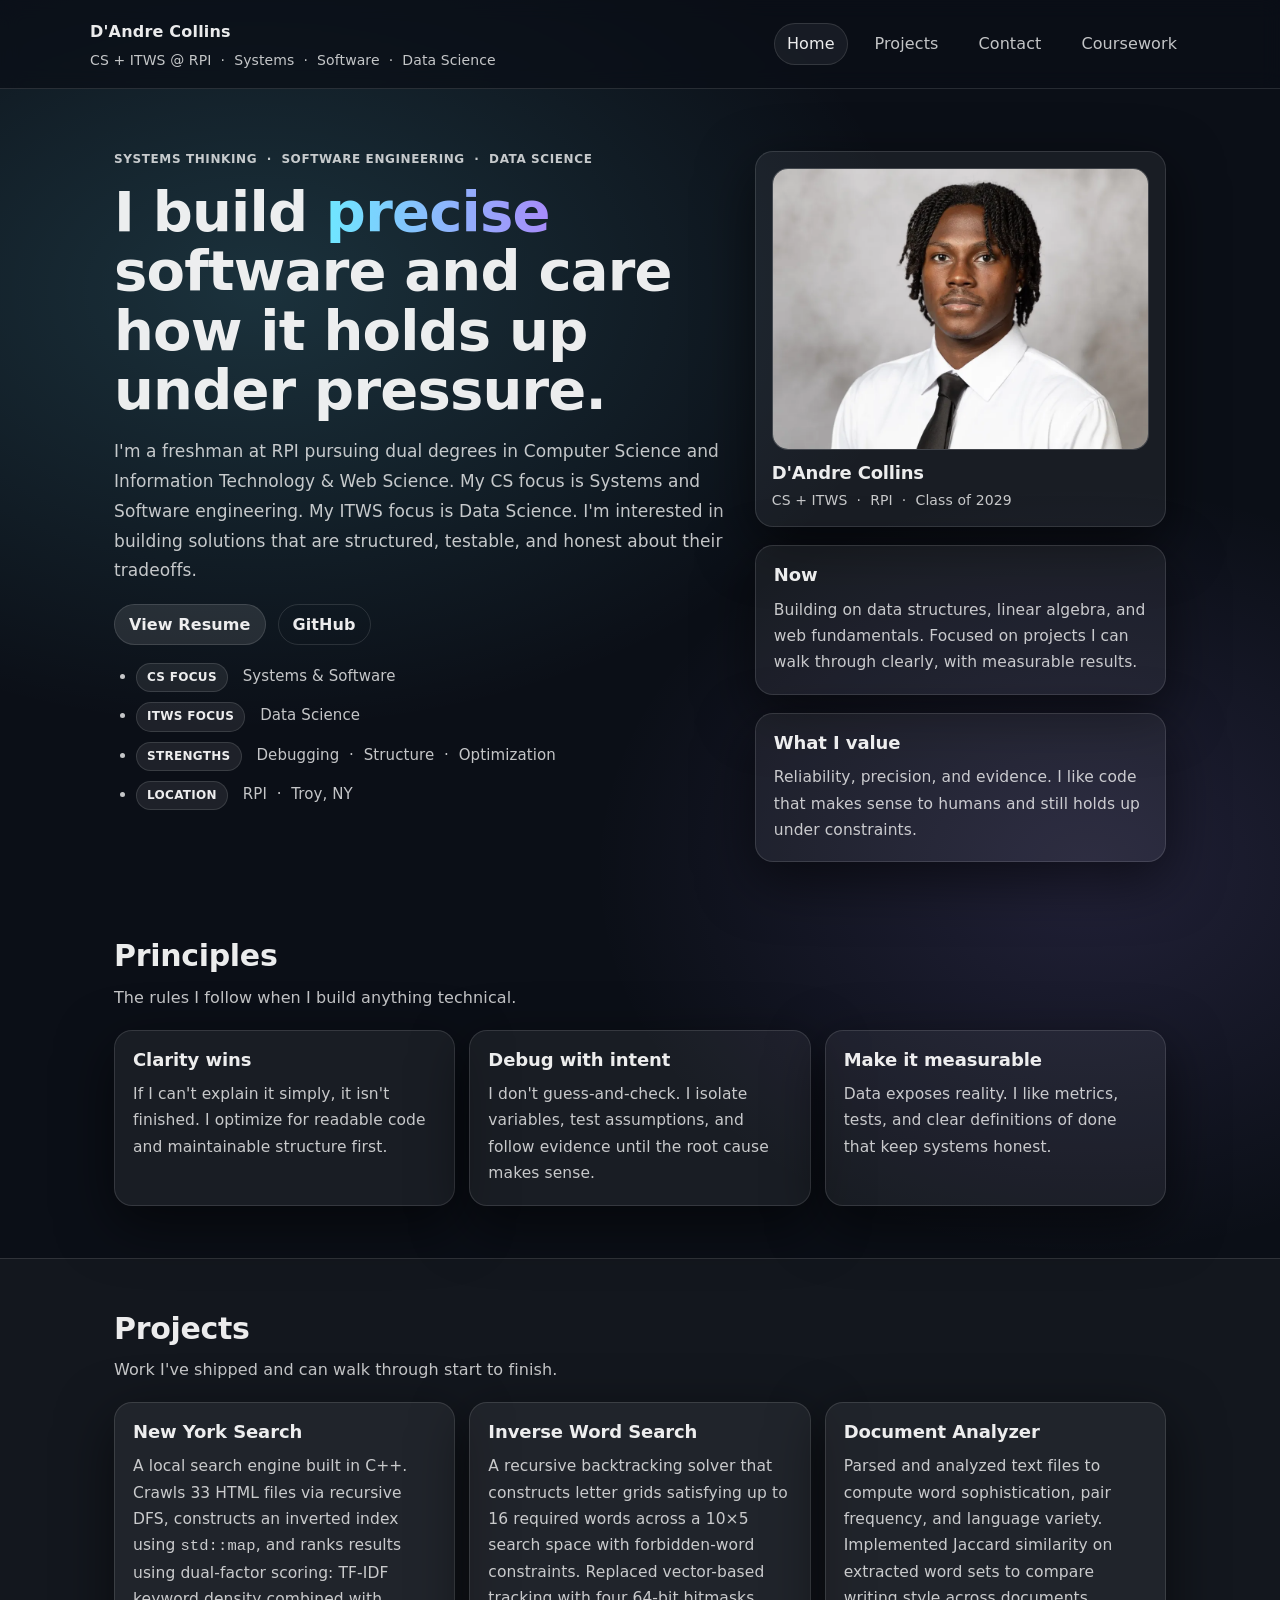
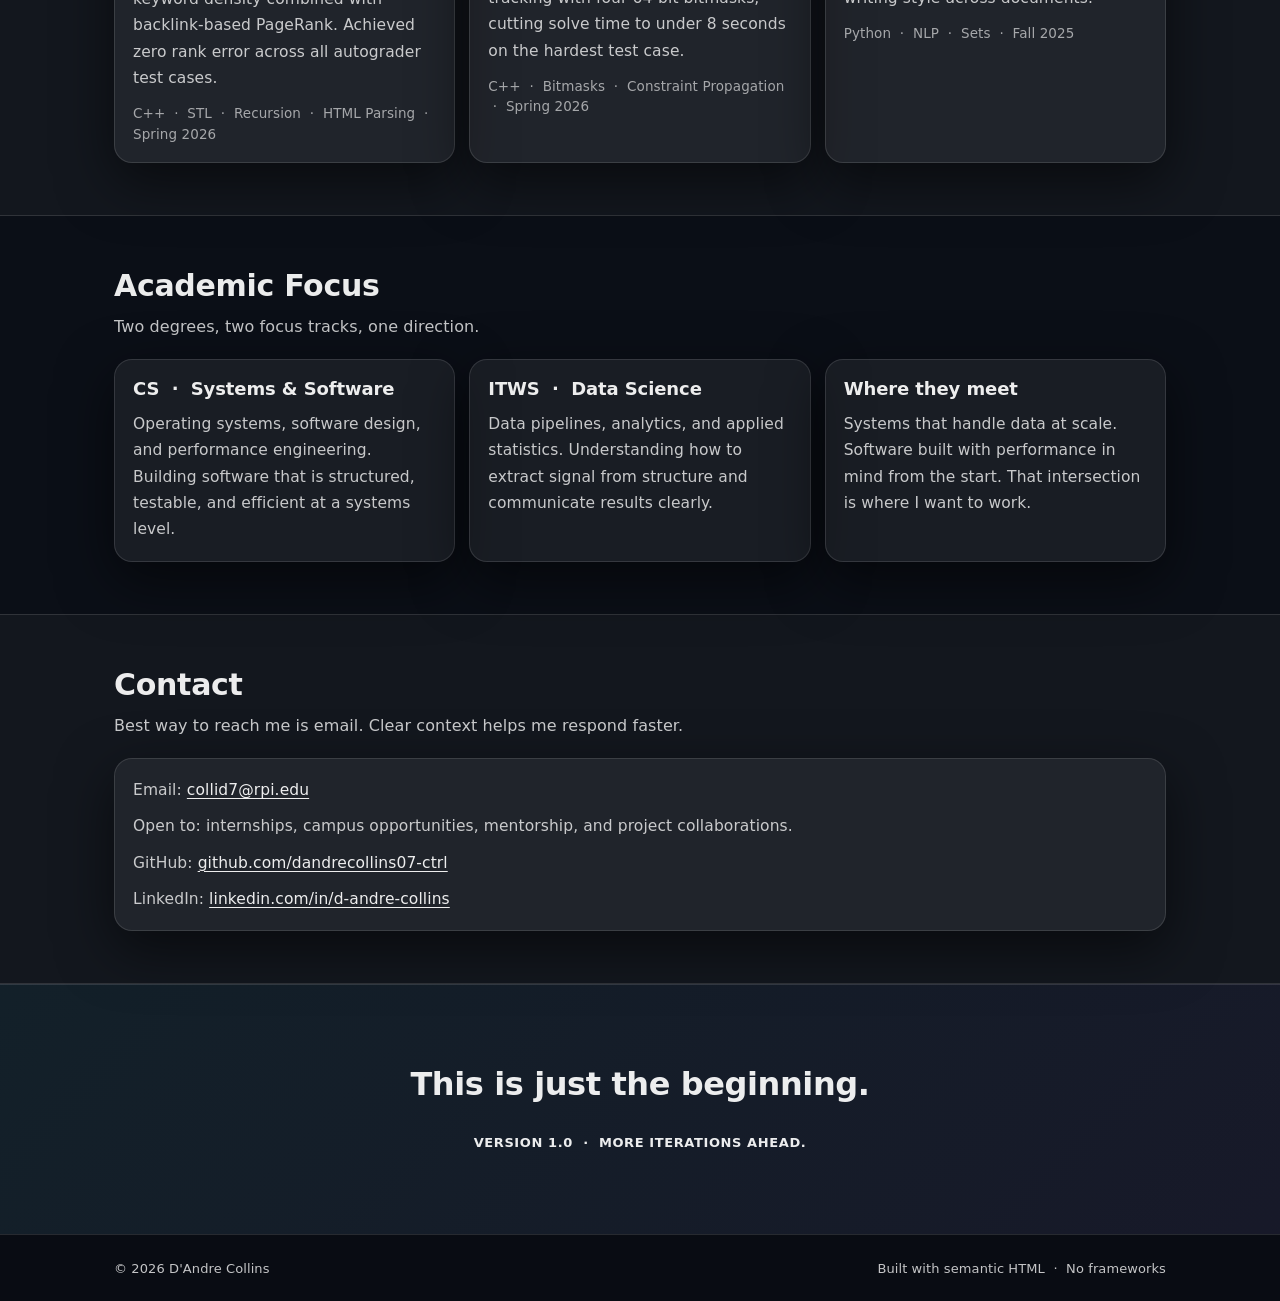
<file: index.html>
<!DOCTYPE html>
<html lang="en">
<head>
  <meta charset="UTF-8">
  <title>D'Andre Collins</title>
  <meta name="viewport" content="width=device-width, initial-scale=1">
  <meta name="description" content="D'Andre Collins — CS + ITWS student at RPI. Systems, Software, and Data Science.">
  <link rel="stylesheet" href="css/style.css">
</head>

<body>
  <a class="skip-link" href="#content">Skip to content</a>

  <header class="site-header">
    <div class="container nav">
      <div class="brand">
        <a class="brand-link" href="index.html" aria-label="Go to homepage">
          D'Andre Collins
        </a>
        <p class="brand-sub">CS + ITWS @ RPI &nbsp;·&nbsp; Systems &nbsp;·&nbsp; Software &nbsp;·&nbsp; Data Science</p>
      </div>

      <nav aria-label="Primary">
        <ul class="nav-list">
          <li>
            <a class="nav-link is-active" href="index.html">Home</a>
          </li>
          <li>
            <a class="nav-link" href="#projects">Projects</a>
          </li>
          <li>
            <a class="nav-link" href="#contact">Contact</a>
          </li>
          <li>
            <a class="nav-link" href="labs/index.html" target="_blank" rel="noopener">Coursework</a>
          </li>
        </ul>
      </nav>
    </div>
  </header>

  <main id="content">

    <!-- HERO -->
    <section class="hero">
      <div class="container hero-grid">
        <div class="hero-left">
          <p class="eyebrow">Systems thinking &nbsp;·&nbsp; Software engineering &nbsp;·&nbsp; Data science</p>

          <h1 class="hero-title">
            I build <span class="accent">precise</span> software
            and care how it holds up under pressure.
          </h1>

          <p class="hero-lede">
            I'm a freshman at RPI pursuing dual degrees in Computer Science and
            Information Technology &amp; Web Science. My CS focus is Systems and Software
            engineering. My ITWS focus is Data Science. I'm interested in building
            solutions that are structured, testable, and honest about their tradeoffs.
          </p>

          <div class="hero-cta">
            <a class="btn" href="labs/lab02/index.html" target="_blank" rel="noopener">
              View Resume
            </a>
            <a class="btn btn-ghost" href="https://github.com/dandrecollins07-ctrl" target="_blank" rel="noopener">
              GitHub
            </a>
          </div>

          <ul class="quick-facts" aria-label="Quick facts">
            <li><span class="pill">CS Focus</span> Systems &amp; Software</li>
            <li><span class="pill">ITWS Focus</span> Data Science</li>
            <li><span class="pill">Strengths</span> Debugging &nbsp;·&nbsp; Structure &nbsp;·&nbsp; Optimization</li>
            <li><span class="pill">Location</span> RPI &nbsp;·&nbsp; Troy, NY</li>
          </ul>
        </div>

        <div class="hero-right">
          <div class="headshot-card">
            <div class="headshot-frame">
              <picture>
                <source srcset="assets/images/headshot.png">
                <img class="headshot-img"
                     src="assets/images/headshot-placeholder.svg"
                     alt="Headshot of D'Andre Collins">
              </picture>
            </div>
            <div class="headshot-caption">
              <p class="headshot-name">D'Andre Collins</p>
              <p class="headshot-role">CS + ITWS &nbsp;·&nbsp; RPI &nbsp;·&nbsp; Class of 2029</p>
            </div>
          </div>

          <div class="card highlight">
            <h2 class="card-title">Now</h2>
            <p class="card-text">
              Building on data structures, linear algebra, and web fundamentals.
              Focused on projects I can walk through clearly, with measurable results.
            </p>
          </div>

          <div class="card highlight">
            <h2 class="card-title">What I value</h2>
            <p class="card-text">
              Reliability, precision, and evidence. I like code that makes sense to
              humans and still holds up under constraints.
            </p>
          </div>
        </div>
      </div>
    </section>

    <!-- PRINCIPLES -->
    <section id="principles" class="section">
      <div class="container">
        <header class="section-head">
          <h2 class="section-title">Principles</h2>
          <p class="section-subtitle">
            The rules I follow when I build anything technical.
          </p>
        </header>

        <div class="grid-3">
          <article class="card">
            <h3 class="card-title">Clarity wins</h3>
            <p class="card-text">
              If I can't explain it simply, it isn't finished. I optimize for
              readable code and maintainable structure first.
            </p>
          </article>

          <article class="card">
            <h3 class="card-title">Debug with intent</h3>
            <p class="card-text">
              I don't guess-and-check. I isolate variables, test assumptions,
              and follow evidence until the root cause makes sense.
            </p>
          </article>

          <article class="card">
            <h3 class="card-title">Make it measurable</h3>
            <p class="card-text">
              Data exposes reality. I like metrics, tests, and clear definitions
              of done that keep systems honest.
            </p>
          </article>
        </div>
      </div>
    </section>

    <!-- PROJECTS -->
    <section id="projects" class="section section-alt">
      <div class="container">
        <header class="section-head">
          <h2 class="section-title">Projects</h2>
          <p class="section-subtitle">
            Work I've shipped and can walk through start to finish.
          </p>
        </header>

        <div class="grid-3">

          <article class="card project">
            <h3 class="card-title">New York Search</h3>
            <p class="card-text">
              A local search engine built in C++. Crawls 33 HTML files via
              recursive DFS, constructs an inverted index using
              <code>std::map</code>, and ranks results using dual-factor scoring:
              TF-IDF keyword density combined with backlink-based PageRank.
              Achieved zero rank error across all autograder test cases.
            </p>
            <p class="meta">C++ &nbsp;·&nbsp; STL &nbsp;·&nbsp; Recursion &nbsp;·&nbsp; HTML Parsing &nbsp;·&nbsp; Spring 2026</p>
          </article>

          <article class="card project">
            <h3 class="card-title">Inverse Word Search</h3>
            <p class="card-text">
              A recursive backtracking solver that constructs letter grids
              satisfying up to 16 required words across a 10&times;5 search space
              with forbidden-word constraints. Replaced vector-based tracking
              with four 64-bit bitmasks, cutting solve time to under 8 seconds
              on the hardest test case.
            </p>
            <p class="meta">C++ &nbsp;·&nbsp; Bitmasks &nbsp;·&nbsp; Constraint Propagation &nbsp;·&nbsp; Spring 2026</p>
          </article>

          <article class="card project">
            <h3 class="card-title">Document Analyzer</h3>
            <p class="card-text">
              Parsed and analyzed text files to compute word sophistication,
              pair frequency, and language variety. Implemented Jaccard
              similarity on extracted word sets to compare writing style
              across documents.
            </p>
            <p class="meta">Python &nbsp;·&nbsp; NLP &nbsp;·&nbsp; Sets &nbsp;·&nbsp; Fall 2025</p>
          </article>

        </div>
      </div>
    </section>

    <!-- FOCUS TRACKS -->
    <section id="focus" class="section">
      <div class="container">
        <header class="section-head">
          <h2 class="section-title">Academic Focus</h2>
          <p class="section-subtitle">
            Two degrees, two focus tracks, one direction.
          </p>
        </header>

        <div class="grid-3">
          <article class="card">
            <h3 class="card-title">CS &nbsp;·&nbsp; Systems &amp; Software</h3>
            <p class="card-text">
              Operating systems, software design, and performance engineering.
              Building software that is structured, testable, and efficient
              at a systems level.
            </p>
          </article>

          <article class="card">
            <h3 class="card-title">ITWS &nbsp;·&nbsp; Data Science</h3>
            <p class="card-text">
              Data pipelines, analytics, and applied statistics. Understanding
              how to extract signal from structure and communicate results clearly.
            </p>
          </article>

          <article class="card">
            <h3 class="card-title">Where they meet</h3>
            <p class="card-text">
              Systems that handle data at scale. Software built with
              performance in mind from the start. That intersection is where
              I want to work.
            </p>
          </article>
        </div>
      </div>
    </section>

    <!-- CONTACT -->
    <section id="contact" class="section section-alt">
      <div class="container">
        <header class="section-head">
          <h2 class="section-title">Contact</h2>
          <p class="section-subtitle">
            Best way to reach me is email. Clear context helps me respond faster.
          </p>
        </header>

        <div class="card">
          <p class="card-text">
            Email: <a href="mailto:collid7@rpi.edu">collid7@rpi.edu</a>
          </p>
          <p class="card-text" style="margin-top: 10px;">
            Open to: internships, campus opportunities, mentorship, and project collaborations.
          </p>
          <p class="card-text" style="margin-top: 10px;">
            GitHub: <a href="https://github.com/dandrecollins07-ctrl" target="_blank" rel="noopener">github.com/dandrecollins07-ctrl</a>
          </p>
          <p class="card-text" style="margin-top: 10px;">
            LinkedIn: <a href="https://www.linkedin.com/in/d-andre-collins-757039254/" target="_blank" rel="noopener">linkedin.com/in/d-andre-collins</a>
          </p>
        </div>
      </div>
    </section>

    <section class="future-section">
      <div class="container future-inner">
        <h2 class="future-title">This is just the beginning.</h2>
        <p class="future-highlight">Version 1.0 &nbsp;·&nbsp; More iterations ahead.</p>
      </div>
    </section>

  </main>

  <footer class="site-footer">
    <div class="container footer-grid">
      <p class="footer-text">&copy; 2026 D'Andre Collins</p>
      <p class="footer-text">Built with semantic HTML &nbsp;·&nbsp; No frameworks</p>
    </div>
  </footer>

</body>
</html>
</file>
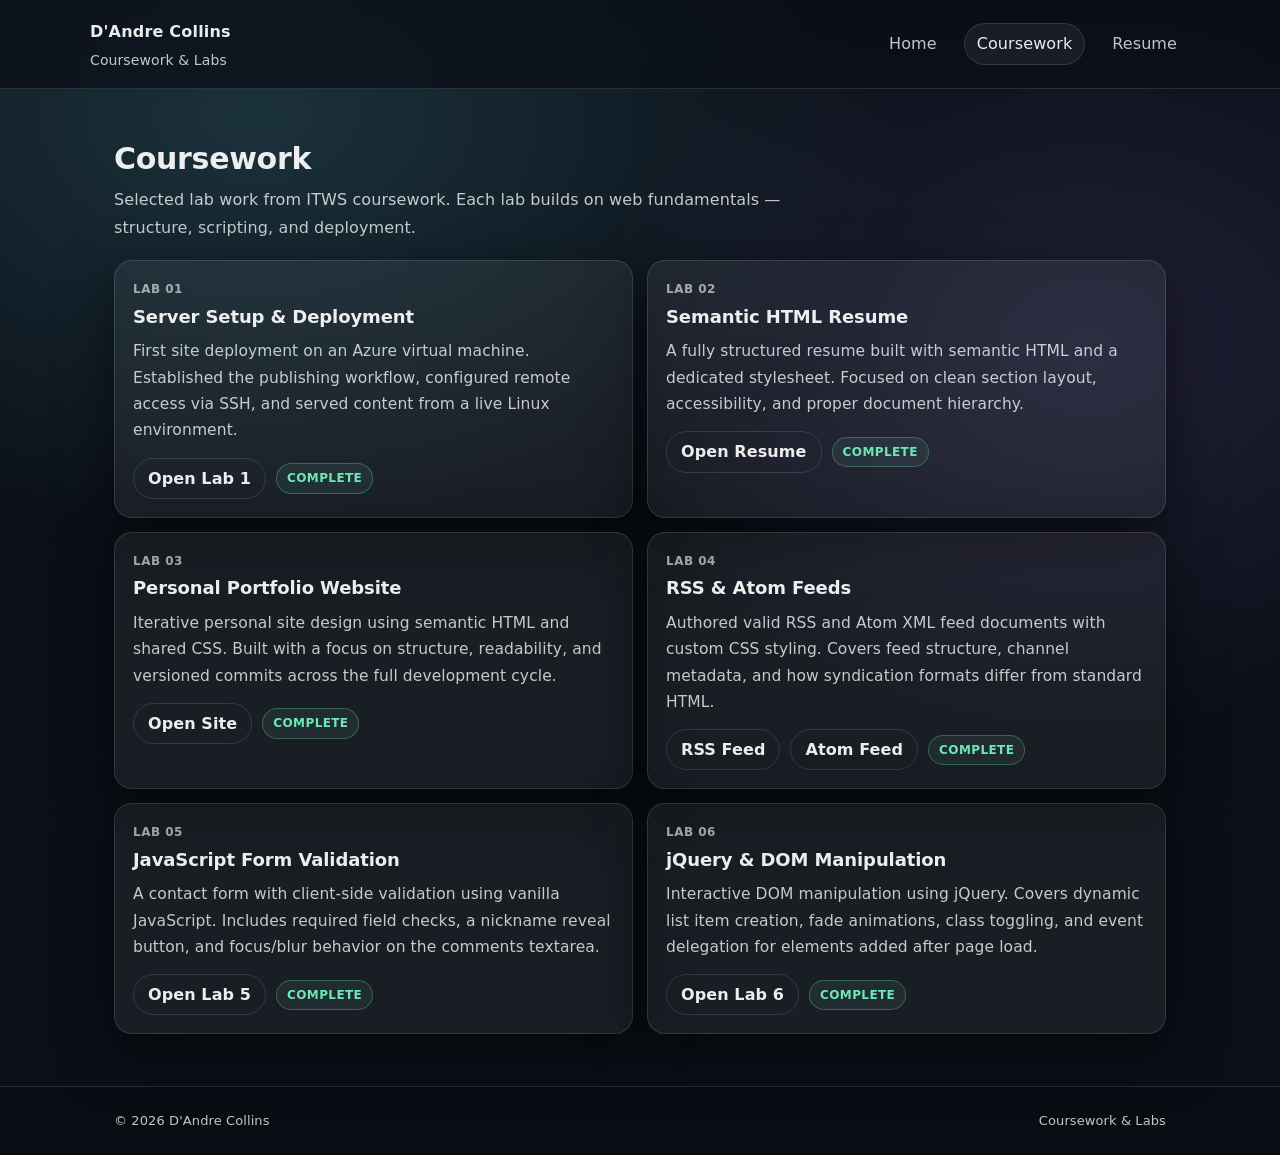
<file: labs/index.html>
<!DOCTYPE html>
<html lang="en">
<head>
  <meta charset="UTF-8">
  <title>D'Andre Collins – Coursework</title>
  <meta name="viewport" content="width=device-width, initial-scale=1">
  <meta name="description" content="Coursework labs by D'Andre Collins.">
  <link rel="stylesheet" href="../css/style.css">
  <style>
    .grid-2 {
      display: grid;
      grid-template-columns: repeat(2, 1fr);
      gap: 14px;
      margin-top: 18px;
    }
    @media (max-width: 700px) {
      .grid-2 { grid-template-columns: 1fr; }
    }
    .lab-top {
      margin-bottom: 8px;
    }
    .lab-actions {
      display: flex;
      align-items: center;
      gap: 10px;
      flex-wrap: wrap;
      margin-top: 14px;
    }
    .status {
      font-size: 12px;
      font-weight: 700;
      letter-spacing: 0.4px;
      text-transform: uppercase;
      padding: 4px 10px;
      border-radius: 999px;
      border: 1px solid var(--border);
    }
    .status-done {
      color: #6ee7b7;
      border-color: rgba(110, 231, 183, 0.3);
      background: rgba(110, 231, 183, 0.08);
    }
    .status-progress {
      color: #fcd34d;
      border-color: rgba(252, 211, 77, 0.3);
      background: rgba(252, 211, 77, 0.08);
    }
    .lab-number {
      font-size: 12px;
      font-weight: 700;
      letter-spacing: 0.5px;
      text-transform: uppercase;
      color: var(--faint);
      margin: 0 0 6px 0;
    }
  </style>
</head>

<body>
  <a class="skip-link" href="#content">Skip to content</a>

  <header class="site-header">
    <div class="container nav">
      <div class="brand">
        <a class="brand-link" href="../index.html" aria-label="Go to homepage">
          D'Andre Collins
        </a>
        <p class="brand-sub">Coursework &amp; Labs</p>
      </div>

      <nav aria-label="Primary">
        <ul class="nav-list">
          <li><a class="nav-link" href="../index.html">Home</a></li>
          <li><a class="nav-link is-active" href="index.html">Coursework</a></li>
          <li><a class="nav-link" href="lab02/index.html">Resume</a></li>
        </ul>
      </nav>
    </div>
  </header>

  <main id="content" class="section">
    <div class="container">
      <header class="section-head">
        <h1 class="section-title">Coursework</h1>
        <p class="section-subtitle">
          Selected lab work from ITWS coursework. Each lab builds on web fundamentals — structure, scripting, and deployment.
        </p>
      </header>

      <div class="grid-2">

        <!-- LAB 1 -->
        <article class="card">
          <p class="lab-number">Lab 01</p>
          <div class="lab-top">
            <h2 class="card-title">Server Setup &amp; Deployment</h2>
          </div>
          <p class="card-text">
            First site deployment on an Azure virtual machine. Established the
            publishing workflow, configured remote access via SSH, and served
            content from a live Linux environment.
          </p>
          <div class="lab-actions">
            <a class="btn btn-ghost" href="lab01/index.html" target="_blank" rel="noopener">Open Lab 1</a>
            <span class="status status-done">Complete</span>
          </div>
        </article>

        <!-- LAB 2 -->
        <article class="card">
          <p class="lab-number">Lab 02</p>
          <div class="lab-top">
            <h2 class="card-title">Semantic HTML Resume</h2>
          </div>
          <p class="card-text">
            A fully structured resume built with semantic HTML and a dedicated
            stylesheet. Focused on clean section layout, accessibility, and
            proper document hierarchy.
          </p>
          <div class="lab-actions">
            <a class="btn btn-ghost" href="lab02/index.html" target="_blank" rel="noopener">Open Resume</a>
            <span class="status status-done">Complete</span>
          </div>
        </article>

        <!-- LAB 3 -->
        <article class="card">
          <p class="lab-number">Lab 03</p>
          <div class="lab-top">
            <h2 class="card-title">Personal Portfolio Website</h2>
          </div>
          <p class="card-text">
            Iterative personal site design using semantic HTML and shared CSS.
            Built with a focus on structure, readability, and versioned commits
            across the full development cycle.
          </p>
          <div class="lab-actions">
            <a class="btn btn-ghost" href="../index.html" target="_blank" rel="noopener">Open Site</a>
            <span class="status status-done">Complete</span>
          </div>
        </article>

        <!-- LAB 4 -->
        <article class="card">
          <p class="lab-number">Lab 04</p>
          <div class="lab-top">
            <h2 class="card-title">RSS &amp; Atom Feeds</h2>
          </div>
          <p class="card-text">
            Authored valid RSS and Atom XML feed documents with custom CSS
            styling. Covers feed structure, channel metadata, and how
            syndication formats differ from standard HTML.
          </p>
          <div class="lab-actions">
            <a class="btn btn-ghost" href="lab04/rss.xml" target="_blank" rel="noopener">RSS Feed</a>
            <a class="btn btn-ghost" href="lab04/atom.xml" target="_blank" rel="noopener">Atom Feed</a>
            <span class="status status-done">Complete</span>
          </div>
        </article>

        <!-- LAB 5 -->
        <article class="card">
          <p class="lab-number">Lab 05</p>
          <div class="lab-top">
            <h2 class="card-title">JavaScript Form Validation</h2>
          </div>
          <p class="card-text">
            A contact form with client-side validation using vanilla JavaScript.
            Includes required field checks, a nickname reveal button, and
            focus/blur behavior on the comments textarea.
          </p>
          <div class="lab-actions">
            <a class="btn btn-ghost" href="lab05/lab5.html" target="_blank" rel="noopener">Open Lab 5</a>
            <span class="status status-done">Complete</span>
          </div>
        </article>

        <!-- LAB 6 -->
        <article class="card">
          <p class="lab-number">Lab 06</p>
          <div class="lab-top">
            <h2 class="card-title">jQuery &amp; DOM Manipulation</h2>
          </div>
          <p class="card-text">
            Interactive DOM manipulation using jQuery. Covers dynamic list
            item creation, fade animations, class toggling, and event
            delegation for elements added after page load.
          </p>
          <div class="lab-actions">
            <a class="btn btn-ghost" href="lab06/lab6.html" target="_blank" rel="noopener">Open Lab 6</a>
            <span class="status status-done">Complete</span>
          </div>
        </article>

      </div>
    </div>
  </main>

  <footer class="site-footer">
    <div class="container footer-grid">
      <p class="footer-text">&copy; 2026 D'Andre Collins</p>
      <p class="footer-text">Coursework &amp; Labs</p>
    </div>
  </footer>

</body>
</html>
</file>
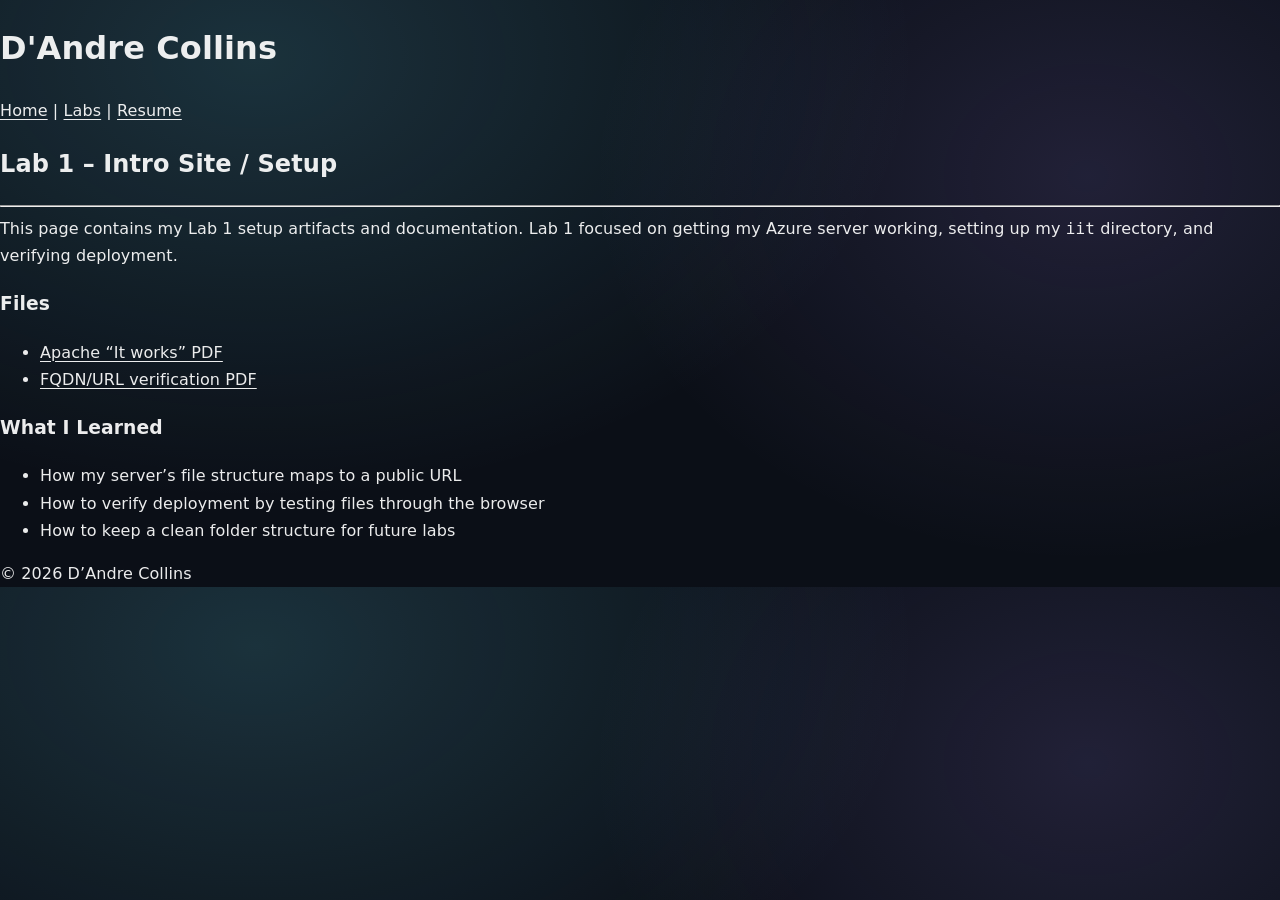
<file: labs/lab01/index.html>
<!DOCTYPE html>
<html lang="en">
<head>
  <meta charset="UTF-8">
  <title>D'Andre Collins – Lab 1</title>
  <meta name="viewport" content="width=device-width, initial-scale=1">
  <link rel="stylesheet" href="../../css/style.css">
</head>

<body>
  <header class="header">
    <h1>D'Andre Collins</h1>
    <p>
      <a href="../../index.html">Home</a> |
      <a href="../index.html">Labs</a> |
      <a href="../lab02/index.html">Resume</a>
    </p>
  </header>

  <main>
    <section>
      <h2>Lab 1 – Intro Site / Setup</h2>
      <hr>

      <p class="subtext">
        This page contains my Lab 1 setup artifacts and documentation. Lab 1 focused on getting my
        Azure server working, setting up my <code>iit</code> directory, and verifying deployment.
      </p>

      <h3 class="top-space">Files</h3>
      <ul>
        <li><a href="Apache2 Ubuntu Default Page_ It works.pdf">Apache “It works” PDF</a></li>
        <li><a href="collid7rpi_eastus_cloudapp_azure_com.pdf">FQDN/URL verification PDF</a></li>
      </ul>

      <h3 class="top-space">What I Learned</h3>
      <ul>
        <li>How my server’s file structure maps to a public URL</li>
        <li>How to verify deployment by testing files through the browser</li>
        <li>How to keep a clean folder structure for future labs</li>
      </ul>
    </section>
  </main>

  <footer class="footer">
    <p>&copy; 2026 D’Andre Collins</p>
  </footer>
</body>
</html>
</file>
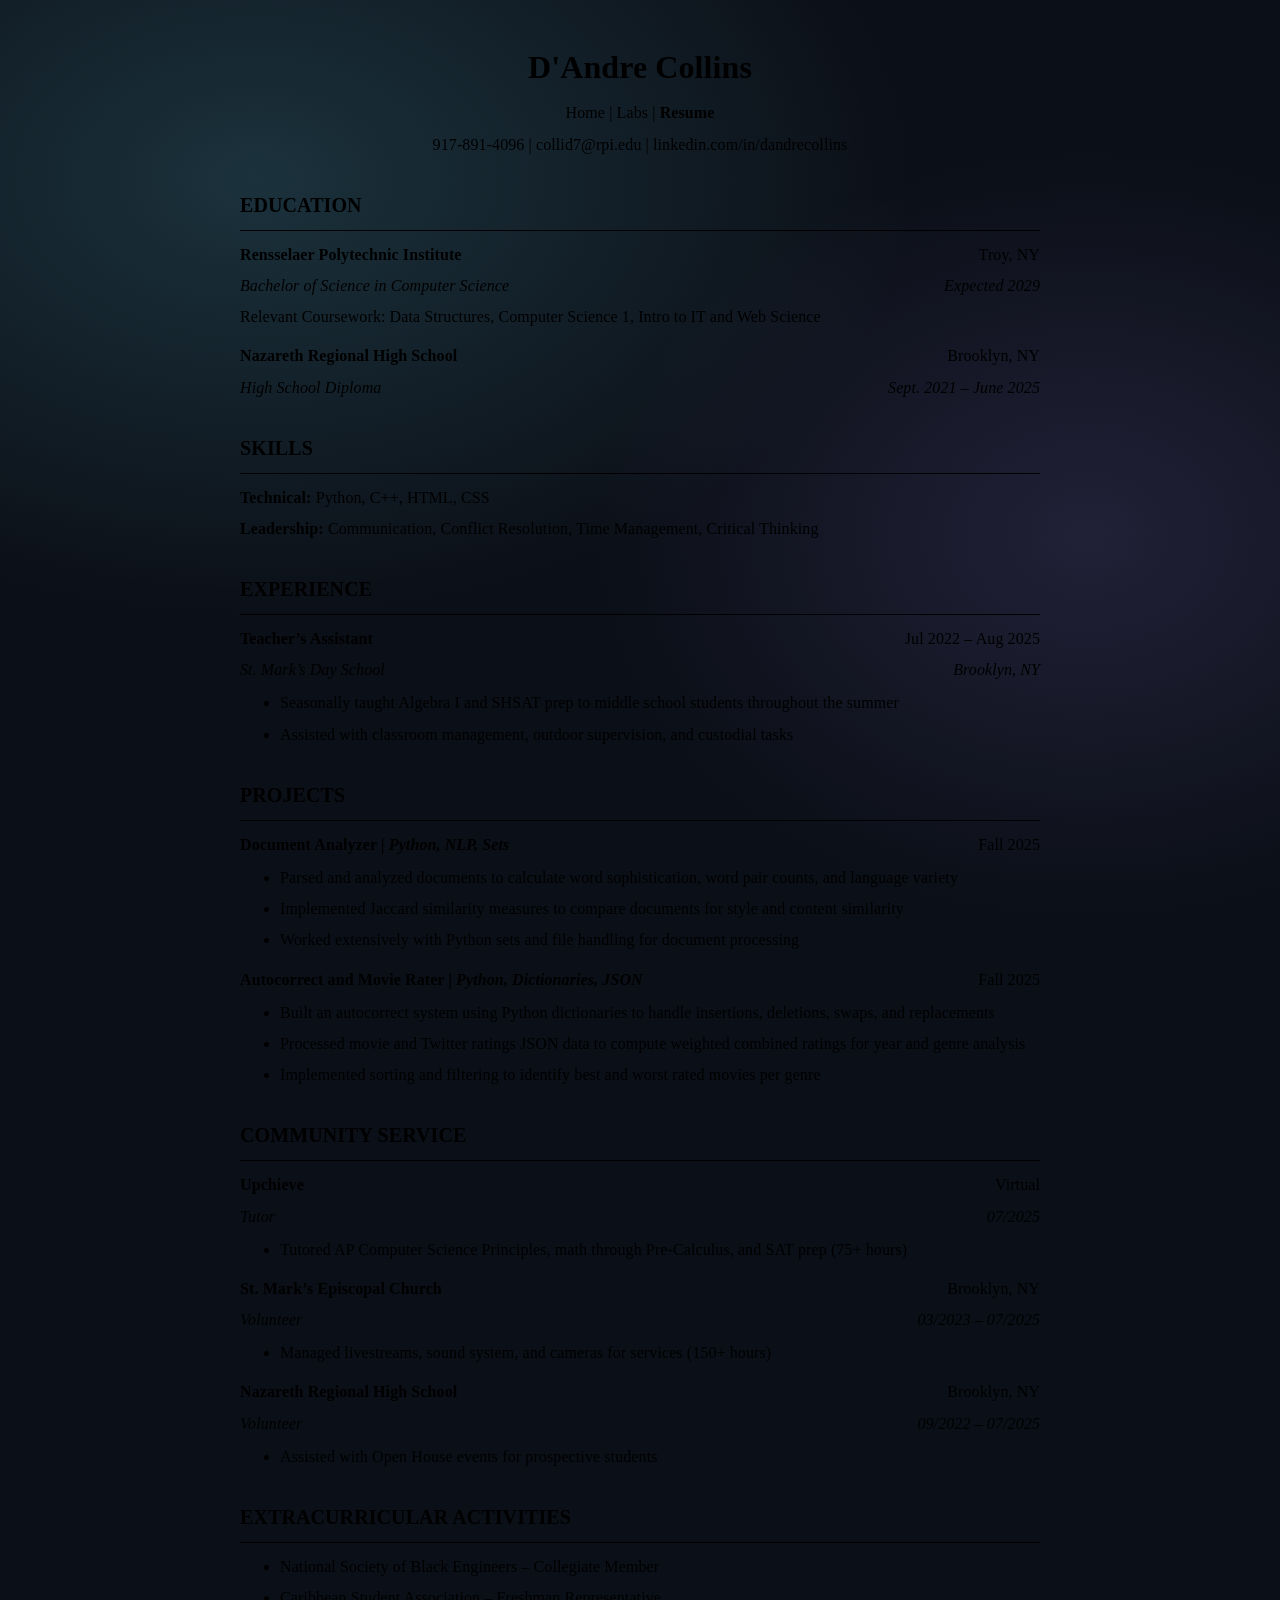
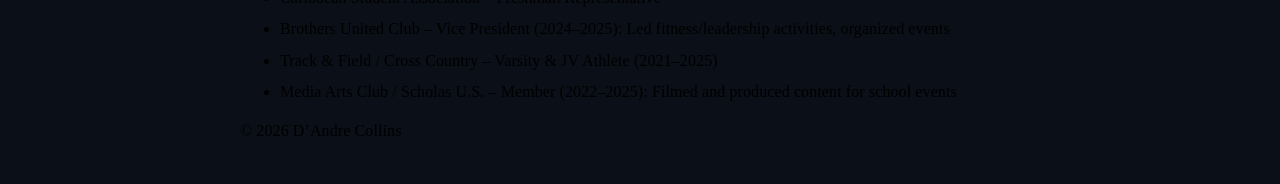
<file: labs/lab02/index.html>
<!DOCTYPE html> <!-- NO TABLES -->
<html lang="en">
<head>
  <meta charset="UTF-8">
  <title>D'Andre Collins – Resume</title>
  <meta name="viewport" content="width=device-width, initial-scale=1">
  <link rel="stylesheet" href="../../css/style.css">
  <link rel="stylesheet" href="resume.css">
</head>

<body>
  <header class="header">
    <h1>D'Andre Collins</h1>
    <p>
      <a href="../../index.html">Home</a> |
      <a href="../index.html">Labs</a> |
      <strong>Resume</strong>
    </p>
    <p>
      917-891-4096 |
      <a href="mailto:collid7@rpi.edu">collid7@rpi.edu</a> |
      <a href="https://www.linkedin.com/in/dandrecollins" target="_blank" rel="noopener">
        linkedin.com/in/dandrecollins
      </a>
    </p>
  </header>

  <section>
    <h2>EDUCATION</h2>
    <hr>

    <p class="row">
      <span class="left strong">Rensselaer Polytechnic Institute</span>
      <span class="right">Troy, NY</span>
    </p>

    <p class="row">
      <span class="left italic">Bachelor of Science in Computer Science</span>
      <span class="right italic">Expected 2029</span>
    </p>

    <p class="subtext">
      Relevant Coursework: Data Structures, Computer Science 1, Intro to IT and Web Science
    </p>

    <p class="row top-space">
      <span class="left strong">Nazareth Regional High School</span>
      <span class="right">Brooklyn, NY</span>
    </p>

    <p class="row">
      <span class="left italic">High School Diploma</span>
      <span class="right italic">Sept. 2021 – June 2025</span>
    </p>
  </section>

  <section>
    <h2>SKILLS</h2>
    <hr>

    <p><strong>Technical:</strong> Python, C++, HTML, CSS</p>
    <p><strong>Leadership:</strong> Communication, Conflict Resolution, Time Management, Critical Thinking</p>
  </section>

  <section>
    <h2>EXPERIENCE</h2>
    <hr>

    <p class="row">
      <span class="left strong">Teacher’s Assistant</span>
      <span class="right">Jul 2022 – Aug 2025</span>
    </p>

    <p class="row">
      <span class="left italic">St. Mark’s Day School</span>
      <span class="right italic">Brooklyn, NY</span>
    </p>

    <ul>
      <li>Seasonally taught Algebra I and SHSAT prep to middle school students throughout the summer</li>
      <li>Assisted with classroom management, outdoor supervision, and custodial tasks</li>
    </ul>
  </section>

  <section>
    <h2>PROJECTS</h2>
    <hr>

    <p class="row">
      <span class="left strong">Document Analyzer <span class="italic">| Python, NLP, Sets</span></span>
      <span class="right">Fall 2025</span>
    </p>

    <ul>
      <li>Parsed and analyzed documents to calculate word sophistication, word pair counts, and language variety</li>
      <li>Implemented Jaccard similarity measures to compare documents for style and content similarity</li>
      <li>Worked extensively with Python sets and file handling for document processing</li>
    </ul>

    <p class="row top-space">
      <span class="left strong">Autocorrect and Movie Rater <span class="italic">| Python, Dictionaries, JSON</span></span>
      <span class="right">Fall 2025</span>
    </p>

    <ul>
      <li>Built an autocorrect system using Python dictionaries to handle insertions, deletions, swaps, and replacements</li>
      <li>Processed movie and Twitter ratings JSON data to compute weighted combined ratings for year and genre analysis</li>
      <li>Implemented sorting and filtering to identify best and worst rated movies per genre</li>
    </ul>
  </section>

  <section>
    <h2>COMMUNITY SERVICE</h2>
    <hr>

    <p class="row">
      <span class="left strong">Upchieve</span>
      <span class="right">Virtual</span>
    </p>

    <p class="row">
      <span class="left italic">Tutor</span>
      <span class="right italic">07/2025</span>
    </p>

    <ul>
      <li>Tutored AP Computer Science Principles, math through Pre-Calculus, and SAT prep (75+ hours)</li>
    </ul>

    <p class="row top-space">
      <span class="left strong">St. Mark’s Episcopal Church</span>
      <span class="right">Brooklyn, NY</span>
    </p>

    <p class="row">
      <span class="left italic">Volunteer</span>
      <span class="right italic">03/2023 – 07/2025</span>
    </p>

    <ul>
      <li>Managed livestreams, sound system, and cameras for services (150+ hours)</li>
    </ul>

    <p class="row top-space">
      <span class="left strong">Nazareth Regional High School</span>
      <span class="right">Brooklyn, NY</span>
    </p>

    <p class="row">
      <span class="left italic">Volunteer</span>
      <span class="right italic">09/2022 – 07/2025</span>
    </p>

    <ul>
      <li>Assisted with Open House events for prospective students</li>
    </ul>
  </section>

  <section>
    <h2>EXTRACURRICULAR ACTIVITIES</h2>
    <hr>

    <ul>
      <li>National Society of Black Engineers – Collegiate Member</li>
      <li>Caribbean Student Association – Freshman Representative</li>
      <li>Brothers United Club – Vice President (2024–2025): Led fitness/leadership activities, organized events</li>
      <li>Track & Field / Cross Country – Varsity & JV Athlete (2021–2025)</li>
      <li>Media Arts Club / Scholas U.S. – Member (2022–2025): Filmed and produced content for school events</li>
    </ul>
  </section>

  <footer class="footer">
    <p>&copy; 2026 D’Andre Collins</p>
  </footer>

</body>
</html>
</file>
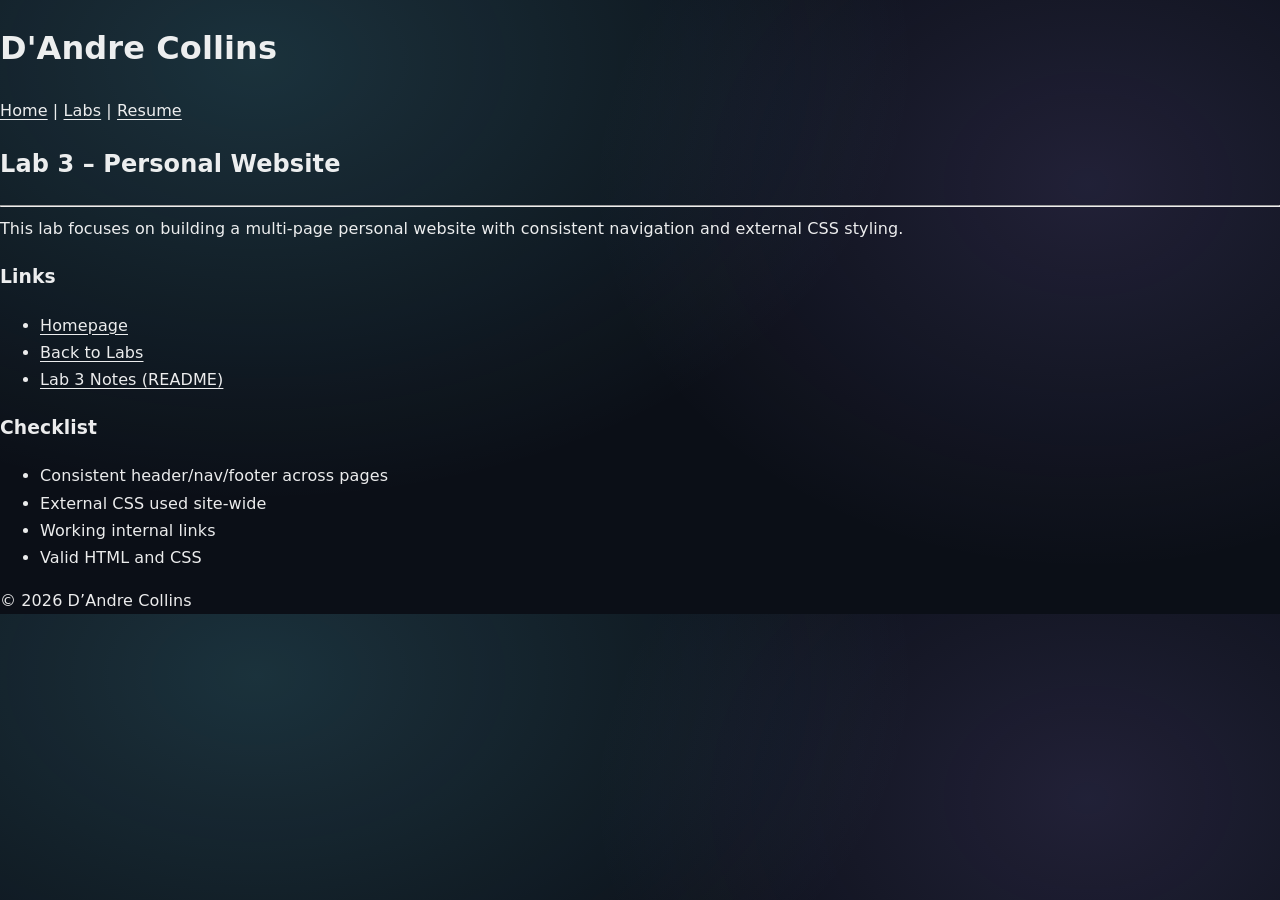
<file: labs/lab03/index.html>
<!DOCTYPE html>
<html lang="en">
<head>
  <meta charset="UTF-8">
  <title>D'Andre Collins – Lab 3</title>
  <meta name="viewport" content="width=device-width, initial-scale=1">
  <link rel="stylesheet" href="../../css/style.css">
</head>

<body>
  <header class="header">
    <h1>D'Andre Collins</h1>
    <p>
      <a href="../../index.html">Home</a> |
      <a href="../index.html">Labs</a> |
      <a href="../lab02/index.html">Resume</a>
    </p>
  </header>

  <main>
    <section>
      <h2>Lab 3 – Personal Website</h2>
      <hr>

      <p class="subtext">
        This lab focuses on building a multi-page personal website with consistent navigation
        and external CSS styling.
      </p>

      <h3 class="top-space">Links</h3>
      <ul>
        <li><a href="../../index.html">Homepage</a></li>
        <li><a href="../index.html">Back to Labs</a></li>
        <li><a href="README.md">Lab 3 Notes (README)</a></li>
      </ul>

      <h3 class="top-space">Checklist</h3>
      <ul>
        <li>Consistent header/nav/footer across pages</li>
        <li>External CSS used site-wide</li>
        <li>Working internal links</li>
        <li>Valid HTML and CSS</li>
      </ul>
    </section>
  </main>

  <footer class="footer">
    <p>&copy; 2026 D’Andre Collins</p>
  </footer>
</body>
</html>
</file>
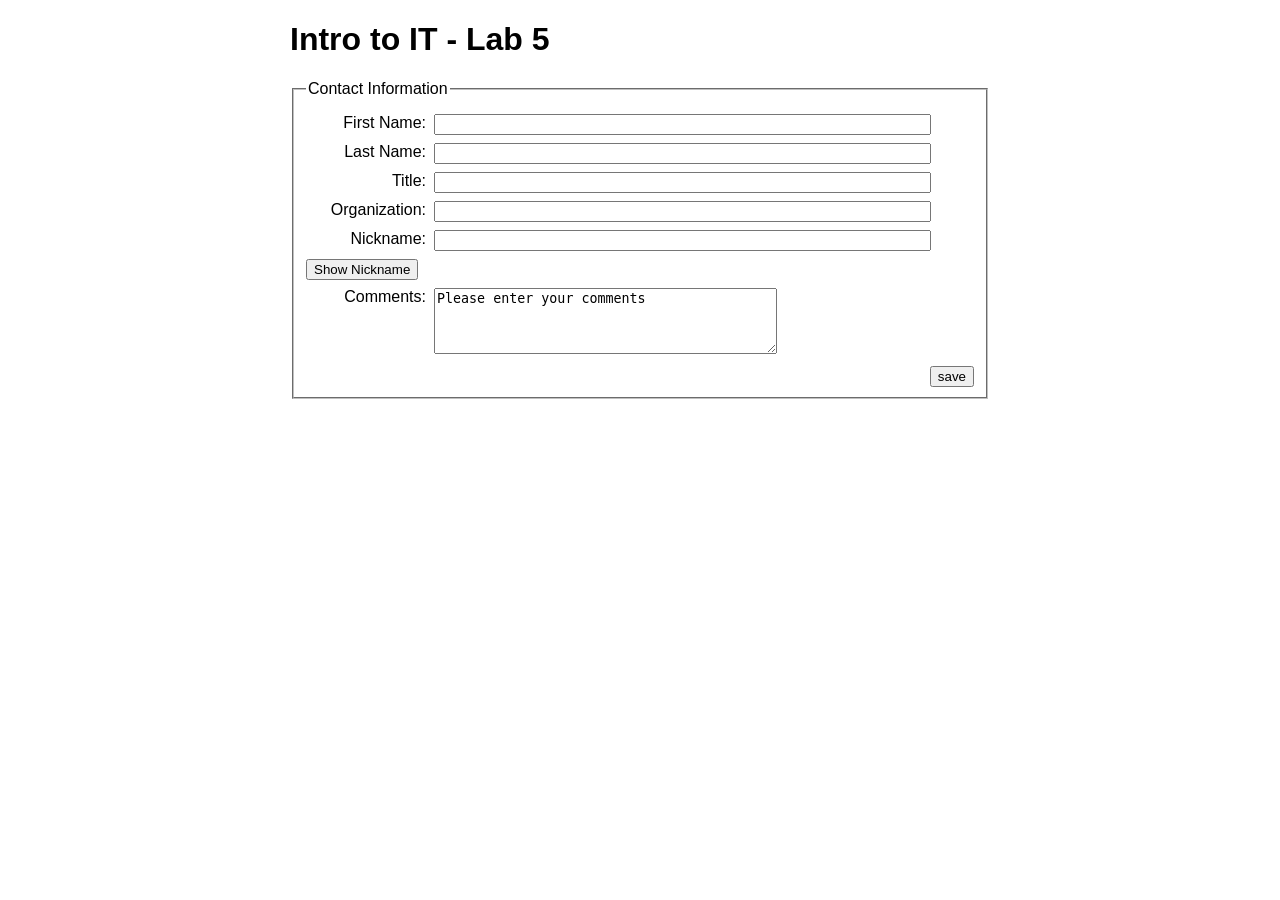
<file: labs/lab05/lab5.html>
<!DOCTYPE html>
<html lang="en">

<head>
   <title>Lab 5</title>
   <meta charset="UTF-8" />
   <link href="lab5.css" rel="stylesheet" type="text/css" />
   <script src="lab5.js" defer></script>
</head>

<body>
   <div id="bodyBlock">
      <h1>Intro to IT - Lab 5</h1>
      <form id="addForm" name="addForm" action="#" method="post">
         <fieldset>
            <legend>Contact Information</legend>
            <div class="formData">

               <label class="field" for="firstName">First Name:</label>
               <div class="value"><input type="text" size="60" value="" name="firstName" id="firstName" /></div>

               <label class="field" for="lastName">Last Name:</label>
               <div class="value"><input type="text" size="60" value="" name="lastName" id="lastName" /></div>

               <label class="field" for="title">Title:</label>
               <div class="value"><input type="text" size="60" value="" name="title" id="title" /></div>

               <label class="field" for="org">Organization:</label>
               <div class="value"><input type="text" size="60" value="" name="org" id="org" /></div>

               <label class="field" for="pseudonym">Nickname:</label>
               <div class="value"><input type="text" size="60" value="" name="pseudonym" id="pseudonym" /></div>
               <div class="value"> 
                  <button type="button" id="nicknameBtn">Show Nickname</button>
               </div>
               <label class="field" for="comments">Comments:</label>
               <div class="value"><textarea rows="4" cols="40" name="comments"
                     id="comments">Please enter your comments</textarea></div>

               <input type="submit" value="save" id="save" name="save" />
            </div>
         </fieldset>
      </form>
   </div>
</body>

</html>
</file>
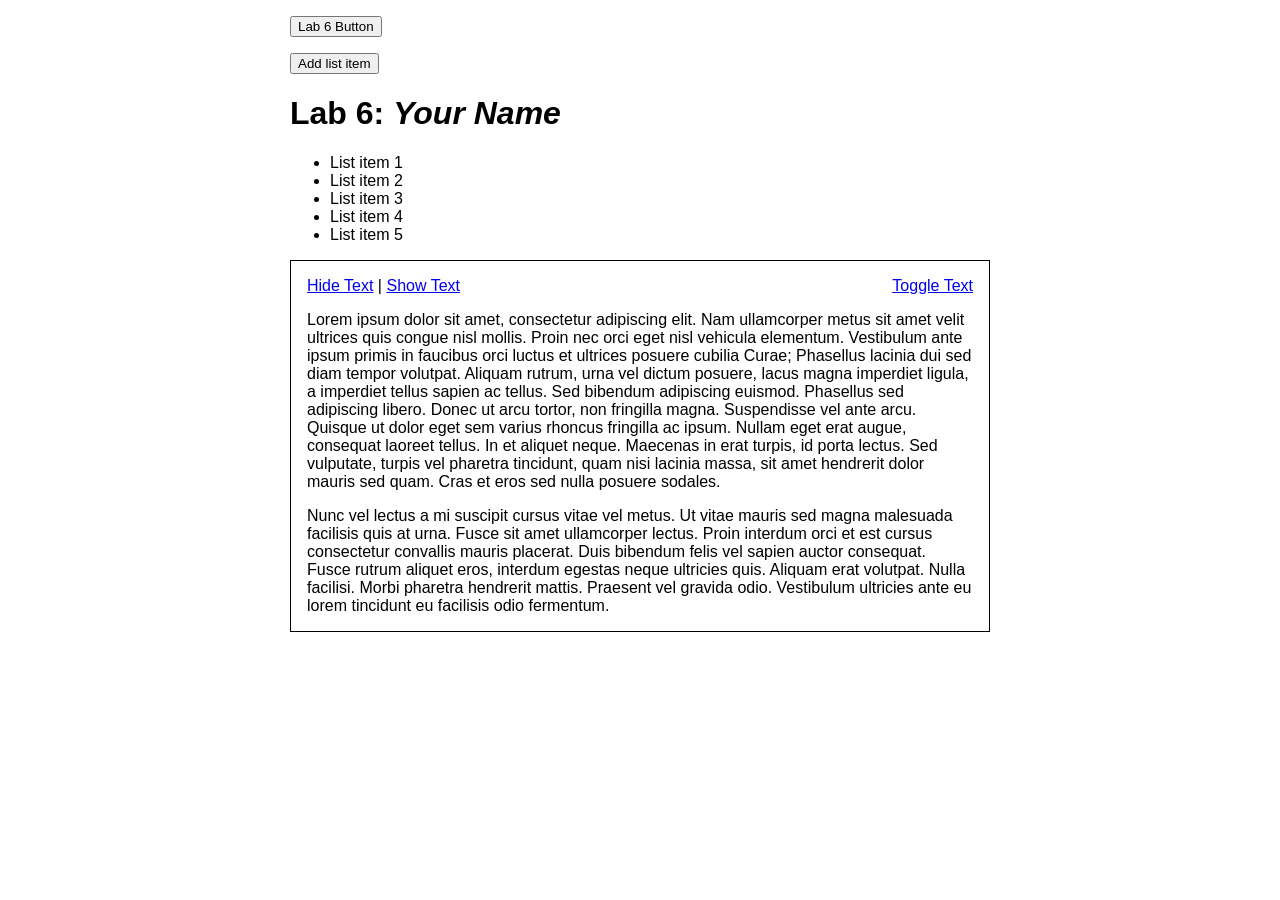
<file: labs/lab06/lab6.html>
<!DOCTYPE html>
<html lang="en">

<head>
   <meta charset="UTF-8" />
   <title>ITWS1100 Lab 6 : jQuery</title>
   <meta viewport="width=device-width, initial-scale=1.0" />
   <script type="text/javascript" src="resources/jquery-3.6.1.min.js">
   </script>
   <script type="text/javascript" src="lab6.js"></script>
   <link rel="stylesheet" href="lab6.css" type="text/css" />
</head>

<body>
   <div id="bodyBlock">
      <p>
         <button type="button" id="labButton">Lab 6 Button</button>
      </p>
      <p>
         <button type="button" id="AddListItem">Add list item</button>
      </p>
      <h1>Lab 6: <em class="myName">Your Name</em></h1>

      <ul id="labList">
         <li>List item 1</li>
         <li>List item 2</li>
         <li>List item 3</li>
         <li>List item 4</li>
         <li>List item 5</li>
      </ul>

      <div id="showHideBlock">
         <div id="showHideLinks">
            <a href="#" id="toggleText">Toggle Text</a>
            <a href="#" id="hideText">Hide Text</a> |
            <a href="#" id="showText">Show Text</a>
         </div>
         <p>
            Lorem ipsum dolor sit amet, consectetur adipiscing elit. Nam
            ullamcorper metus sit amet velit ultrices quis congue nisl mollis.
            Proin nec orci eget nisl vehicula elementum. Vestibulum ante ipsum
            primis in faucibus orci luctus et ultrices posuere cubilia Curae;
            Phasellus lacinia dui sed diam tempor volutpat. Aliquam rutrum, urna
            vel dictum posuere, lacus magna imperdiet ligula, a imperdiet tellus
            sapien ac tellus. Sed bibendum adipiscing euismod. Phasellus sed
            adipiscing libero. Donec ut arcu tortor, non fringilla magna.
            Suspendisse vel ante arcu. Quisque ut dolor eget sem varius rhoncus
            fringilla ac ipsum. Nullam eget erat augue, consequat laoreet tellus.
            In et aliquet neque. Maecenas in erat turpis, id porta lectus. Sed
            vulputate, turpis vel pharetra tincidunt, quam nisi lacinia massa,
            sit amet hendrerit dolor mauris sed quam. Cras et eros sed nulla
            posuere sodales.
         </p>
         <p>
            Nunc vel lectus a mi suscipit cursus vitae vel metus. Ut vitae mauris
            sed magna malesuada facilisis quis at urna. Fusce sit amet ullamcorper
            lectus. Proin interdum orci et est cursus consectetur convallis mauris
            placerat. Duis bibendum felis vel sapien auctor consequat. Fusce
            rutrum aliquet eros, interdum egestas neque ultricies quis. Aliquam
            erat volutpat. Nulla facilisi. Morbi pharetra hendrerit mattis.
            Praesent vel gravida odio. Vestibulum ultricies ante eu lorem
            tincidunt eu facilisis odio fermentum.
         </p>
      </div>

   </div>
</body>

</html>
</file>
<file: css/style.css>
/* ========================= 
   Base + Theme
   ========================= */

:root {
  --bg: #0b0f17;
  --bg-alt: #0f1624;

  --card: rgba(255, 255, 255, 0.06);
  --border: rgba(255, 255, 255, 0.12);

  --text: rgba(255, 255, 255, 0.92);
  --muted: rgba(255, 255, 255, 0.76);
  --faint: rgba(255, 255, 255, 0.60);

  --accent: #6ee7ff;
  --accent-2: #a78bfa;

  --shadow: 0 18px 55px rgba(0, 0, 0, 0.55);

  --radius: 18px;
  --radius-sm: 12px;

  --max: 1100px;
  --pad: 24px;

  --header-offset: 120px;

  --reading-width: 72ch;

  --focus-ring: 3px;
  --focus-offset: 3px;
  --focus-glow: rgba(110, 231, 255, 0.28);
  --focus-glow-2: rgba(167, 139, 250, 0.22);
}

* {
  box-sizing: border-box;
}

/* =========================
   Reduced Motion (Accessibility)
   ========================= */

@media (prefers-reduced-motion: reduce) {
  html {
    scroll-behavior: auto;
  }

  * {
    animation-duration: 0.01ms;
    animation-iteration-count: 1;
    transition-duration: 0.01ms;
  }
}

/* =========================
   Anchor Scrolling Improvements
   ========================= */

html {
  scroll-behavior: smooth;
  scroll-padding-top: var(--header-offset);
}

section {
  scroll-margin-top: var(--header-offset);
}

/* =========================
   Page Base + Readability
   ========================= */

body {
  margin: 0;
  font-family: system-ui, -apple-system, Segoe UI, Roboto, Arial, sans-serif;
  background: radial-gradient(1200px 800px at 20% 10%, rgba(110, 231, 255, 0.16), transparent 55%),
              radial-gradient(900px 700px at 85% 30%, rgba(167, 139, 250, 0.14), transparent 55%),
              var(--bg);
  color: var(--text);

  font-size: 16px;
  line-height: 1.7;
  letter-spacing: 0.1px;

  text-rendering: optimizeLegibility;
  -webkit-font-smoothing: antialiased;
}

img {
  max-width: 100%;
  height: auto;
}

p {
  margin-top: 0;
  margin-bottom: 0;
}

.container {
  max-width: var(--max);
  margin: 0 auto;
  padding: 0 var(--pad);
}

/* =========================
   Skip Link (Keyboard)
   ========================= */

.skip-link {
  position: absolute;
  left: -9999px;
  top: auto;
  width: 1px;
  height: 1px;
  overflow: hidden;
}

.skip-link:focus-visible {
  position: static;
  width: auto;
  height: auto;
  padding: 12px 16px;
  display: inline-block;
  background: var(--bg-alt);
  border: 1px solid var(--border);
  border-radius: var(--radius-sm);
  outline: none;
  box-shadow: 0 0 0 var(--focus-ring) var(--focus-glow);
  text-decoration: none;
}

/* =========================
   Global Focus Styles (Accessibility)
   ========================= */

a,
button {
  border-radius: 10px;
}

a:focus {
  outline: none;
}

button:focus {
  outline: none;
}

a:focus-visible,
button:focus-visible,
.nav-link:focus-visible,
.btn:focus-visible {
  outline: var(--focus-ring) solid transparent;
  box-shadow:
    0 0 0 var(--focus-ring) var(--focus-glow),
    0 0 0 calc(var(--focus-ring) + 2px) var(--focus-glow-2);
}

a:focus-visible {
  text-decoration: none;
}

a:focus-visible,
.nav-link:focus-visible,
.btn:focus-visible {
  outline-offset: var(--focus-offset);
}

/* =========================
   Links
   ========================= */

a {
  color: var(--text);
  text-decoration: underline;
  text-decoration-thickness: 1px;
  text-underline-offset: 3px;
  transition-property: text-decoration-thickness, color;
  transition-duration: 180ms;
  transition-timing-function: ease;
}

a:hover {
  text-decoration-thickness: 2px;
}

/* =========================
   Header + Nav
   ========================= */

.site-header {
  position: sticky;
  top: 0;
  z-index: 50;
  background: rgba(11, 15, 23, 0.72);
  backdrop-filter: blur(10px);
  border-bottom: 1px solid var(--border);
}

.nav {
  display: flex;
  align-items: center;
  justify-content: space-between;
  padding: 18px 0;
  gap: 18px;
}

.brand {
  display: flex;
  flex-direction: column;
  gap: 6px;
}

.brand-link {
  font-weight: 850;
  letter-spacing: 0.2px;
  text-decoration: none;
}

.brand-link:hover {
  text-decoration: none;
}

.brand-sub {
  margin: 0;
  color: var(--muted);
  font-size: 14px;
  line-height: 1.35;
}

.nav-list {
  list-style: none;
  display: flex;
  gap: 14px;
  padding: 0;
  margin: 0;
  flex-wrap: wrap;
  justify-content: flex-end;
}

/* =========================
   Nav Links + Active Indicator
   ========================= */

.nav-link {
  position: relative;
  display: inline-block;
  padding: 10px 12px;
  border-radius: 999px;
  border: 1px solid transparent;
  color: var(--muted);
  text-decoration: none;
  line-height: 1.2;
  transition-property: background, border-color, color;
  transition-duration: 180ms;
  transition-timing-function: ease;
}

.nav-link:hover {
  border-color: var(--border);
  color: var(--text);
  text-decoration: none;
}

.nav-link.is-active {
  border-color: var(--border);
  background: rgba(255, 255, 255, 0.06);
  color: var(--text);
}

.nav-link::after {
  content: "";
  position: absolute;
  left: 50%;
  bottom: -6px;
  width: 0%;
  height: 2px;
  background: linear-gradient(90deg, var(--accent), var(--accent-2));
  transition-property: width, left;
  transition-duration: 260ms;
  transition-timing-function: ease;
}

.nav-link:hover::after {
  width: 100%;
  left: 0%;
}

/*
  CSS-only "active section" highlight:
  Uses :has() — no JavaScript.
*/
body:has(#projects:target) .nav-link[href="#projects"],
body:has(#contact:target) .nav-link[href="#contact"] {
  color: var(--text);
  border-color: var(--border);
  background: rgba(255, 255, 255, 0.06);
}

body:has(#projects:target) .nav-link[href="#projects"]::after,
body:has(#contact:target) .nav-link[href="#contact"]::after {
  width: 100%;
  left: 0%;
}

/* Extra clarity: focus state for nav links */
.nav-link:focus-visible {
  text-decoration: none;
}

/* =========================
   Hero
   ========================= */

.hero {
  padding: 62px 0 24px 0;
}

.hero-grid {
  display: grid;
  grid-template-columns: 1.35fr 0.9fr;
  gap: 24px;
  align-items: start;
}

.hero-right {
  display: flex;
  flex-direction: column;
  gap: 18px;
}

.hero-left {
  max-width: var(--reading-width);
}

.eyebrow {
  margin: 0 0 14px 0;
  color: var(--muted);
  font-weight: 650;
  letter-spacing: 0.6px;
  text-transform: uppercase;
  font-size: 12px;
  line-height: 1.4;
}

.hero-title {
  margin: 0 0 18px 0;
  font-size: clamp(34px, 4.4vw, 56px);
  line-height: 1.06;
  letter-spacing: -0.8px;
}

.accent {
  background: linear-gradient(90deg, var(--accent), var(--accent-2));
  background-clip: text;
  -webkit-background-clip: text;
  color: transparent;
}

.hero-lede {
  margin: 0 0 18px 0;
  color: var(--muted);
  font-size: 17px;
  line-height: 1.75;
}

.hero-cta {
  display: flex;
  gap: 12px;
  flex-wrap: wrap;
  margin: 18px 0 18px 0;
}

/* =========================
   Quick Facts (Bullets + Pills)
   ========================= */

.quick-facts {
  list-style: disc;
  padding-left: 22px;
  margin: 18px 0 0 0;
  display: grid;
  gap: 10px;
  color: var(--muted);
  font-size: 15px;
  line-height: 1.6;
}

.quick-facts li {
  display: list-item;
}

.pill {
  display: inline-block;
  padding: 4px 10px;
  border-radius: 999px;
  background: rgba(255, 255, 255, 0.08);
  border: 1px solid var(--border);
  margin-right: 10px;
  color: var(--text);
  font-size: 12px;
  font-weight: 750;
  letter-spacing: 0.3px;
  text-transform: uppercase;
}

/* =========================
   Buttons
   ========================= */

.btn {
  display: inline-block;
  padding: 10px 14px;
  border-radius: 999px;
  border: 1px solid var(--border);
  background: rgba(255, 255, 255, 0.10);
  color: var(--text);
  font-weight: 750;
  text-decoration: none;
  line-height: 1.2;
  transition-property: background, border-color, transform;
  transition-duration: 180ms;
  transition-timing-function: ease;
}

.btn:hover {
  text-decoration: none;
  background: rgba(255, 255, 255, 0.14);
}

.btn:active {
  transform: translateY(1px);
}

.btn-ghost {
  background: transparent;
}

/* =========================
   Headshot
   ========================= */

.headshot-card {
  background: rgba(255, 255, 255, 0.06);
  border: 1px solid var(--border);
  border-radius: var(--radius);
  padding: 16px;
  box-shadow: var(--shadow);
}

.headshot-frame {
  border-radius: 16px;
  border: 1px solid rgba(255, 255, 255, 0.14);
  overflow: hidden;
  background: rgba(255, 255, 255, 0.04);
}

.headshot-img {
  display: block;
  width: 100%;
  height: 280px;
  object-fit: cover;
  object-position: center;
}

.headshot-caption {
  padding-top: 12px;
}

.headshot-name {
  margin: 0;
  font-weight: 900;
  letter-spacing: -0.2px;
  font-size: 18px;
  line-height: 1.25;
}

.headshot-role {
  margin: 6px 0 0 0;
  color: var(--muted);
  font-size: 14px;
  line-height: 1.4;
}

.headshot-note {
  margin: 10px 0 0 0;
  color: var(--muted);
  font-size: 13px;
  line-height: 1.5;
}

.mono {
  font-family: ui-monospace, SFMono-Regular, Menlo, Monaco, Consolas, "Liberation Mono", "Courier New", monospace;
  color: var(--text);
}

/* =========================
   Sections
   ========================= */

.section {
  padding: 52px 0;
}

.section-alt {
  background: rgba(255, 255, 255, 0.03);
  border-top: 1px solid var(--border);
  border-bottom: 1px solid var(--border);
}

.section-head {
  margin-bottom: 18px;
}

.section-title {
  margin: 0;
  font-size: 30px;
  letter-spacing: -0.3px;
  line-height: 1.18;
}

.section-subtitle {
  margin: 10px 0 0 0;
  color: var(--muted);
  max-width: var(--reading-width);
  font-size: 16px;
  line-height: 1.75;
}

/* =========================
   Cards + Grids
   ========================= */

.grid-3 {
  display: grid;
  grid-template-columns: repeat(3, 1fr);
  gap: 14px;
  margin-top: 18px;
}

.card {
  background: var(--card);
  border: 1px solid var(--border);
  border-radius: var(--radius);
  padding: 18px;
  box-shadow: var(--shadow);
}

.card-title {
  margin: 0 0 10px 0;
  font-size: 18px;
  letter-spacing: -0.1px;
  line-height: 1.25;
}

.card-text {
  margin: 0;
  color: var(--muted);
  font-size: 15.5px;
  line-height: 1.7;
  max-width: var(--reading-width);
}

.meta {
  margin: 12px 0 0 0;
  color: var(--faint);
  font-size: 13.5px;
  line-height: 1.5;
}

.project {
  min-height: 170px;
}

/* =========================
   Future / Coming Soon Section
   ========================= */

.future-section {
  padding: 80px 0;
  background: linear-gradient(
    135deg,
    rgba(110, 231, 255, 0.08),
    rgba(167, 139, 250, 0.08)
  );
  border-top: 1px solid var(--border);
}

.future-inner {
  max-width: 780px;
  text-align: center;
}

.future-title {
  margin: 0 0 20px 0;
  font-size: 32px;
  letter-spacing: -0.4px;
  line-height: 1.2;
}

.future-text {
  margin: 0 0 16px 0;
  font-size: 17px;
  line-height: 1.8;
  color: var(--muted);
}

.future-highlight {
  margin-top: 28px;
  font-weight: 700;
  letter-spacing: 0.6px;
  text-transform: uppercase;
  font-size: 13px;
  color: var(--text);
}

/* =========================
   Footer
   ========================= */

.site-footer {
  border-top: 1px solid var(--border);
  padding: 24px 0;
  background: rgba(0, 0, 0, 0.18);
}

.footer-grid {
  display: flex;
  justify-content: space-between;
  gap: 14px;
  flex-wrap: wrap;
}

.footer-text {
  margin: 0;
  color: var(--muted);
  font-size: 13px;
  line-height: 1.5;
}

/* =========================
   Responsive
   ========================= */

@media (max-width: 900px) {
  .hero-grid {
    grid-template-columns: 1fr;
  }

  .grid-3 {
    grid-template-columns: 1fr;
  }

  .nav {
    align-items: flex-start;
    flex-direction: column;
  }

  .nav-list {
    justify-content: flex-start;
  }

  .headshot-img {
    height: 240px;
  }

  .hero {
    padding-top: 44px;
  }

  .section {
    padding: 46px 0;
  }
}
</file>
<file: labs/lab02/resume.css>
body {
  font-family: "Times New Roman", serif;
  max-width: 800px;
  margin: 40px auto;
  color: #000;
}

.header {
  text-align: center;
  margin-bottom: 30px;
}

h1 {
  margin-bottom: 5px;
}

h2 {
  margin-top: 30px;
  margin-bottom: 5px;
  font-size: 20px;
}

hr {
  border: none;
  border-top: 1px solid #000;
  margin-bottom: 10px;
}

p {
  margin: 4px 0;
}

ul {
  margin-top: 6px;
  margin-bottom: 12px;
}

li {
  margin-bottom: 4px;
}

.row {
  display: flex;
  justify-content: space-between;
}

.left {
  text-align: left;
}

.right {
  text-align: right;
}

.strong {
  font-weight: bold;
}

.italic {
  font-style: italic;
}

.subtext {
  margin-left: 0;
}

.top-space {
  margin-top: 12px;
}

a {
  color: black;
  text-decoration: none;
}

a:hover {
  text-decoration: underline;
}
</file>
<file: labs/lab05/lab5.css>
/* Lab 5 CSS File 
   Did you notice that CSS comments are the same as 
   multi-line javascript comments? */

body {
   font-family: Arial, Helvetica, sans-serif;
}
#bodyBlock {
   width: 700px;
   margin: auto;
}
#output {
   margin: 1em 0;
   color: black;
   background-color: #fee;
   padding: 1em;
   border: 1px solid #ddd;
}
fieldset {
   padding-top: 1em;
}
.field {
   width: 120px;
   margin: 0 0.5em 0.5em 0;
   float: left;
   clear: left;
   text-align: right;
}
.value {
   margin: 0 0 0.5em 0;
}
#save {
   float: right;
}
input:focus, textarea:focus {
   background-color: #ffffcc;
}
</file>
<file: labs/lab06/lab6.css>
/* Lab 6 CSS File */
  
body {
  font-family: Arial, Helvetica, sans-serif; 
}
#bodyBlock {
  width: 700px;
  margin: auto;
}
#showHideBlock {
  padding: 1em 1em 0 1em;
  border: 1px solid black;
}
#showHideBlock p {
  margin: 0 0 1em 0; 
}
#showHideLinks {
  margin-bottom: 1em; 
}
#toggleText {
  display: block;
  float: right;
}
h1:hover {
  cursor: pointer; 
}
.red {
  color: red;
  background-color: transparent;
}
</file>
